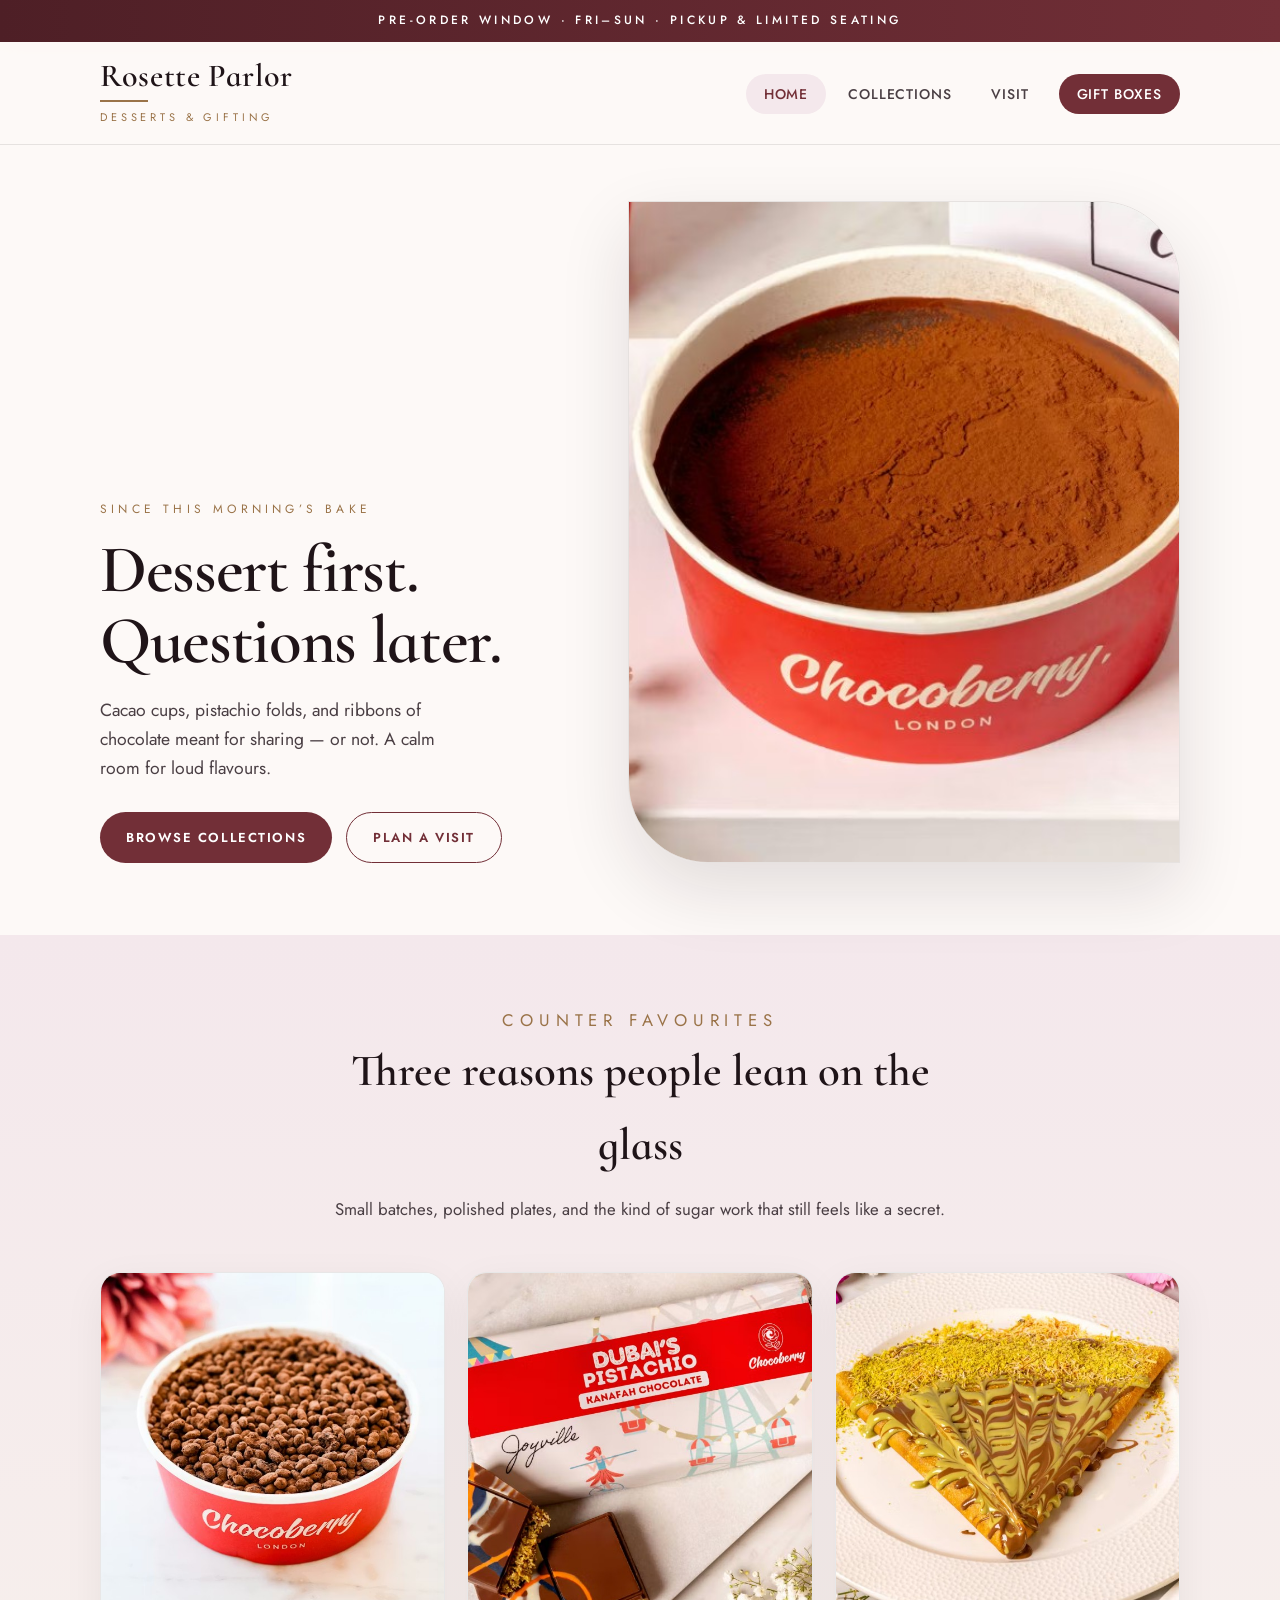
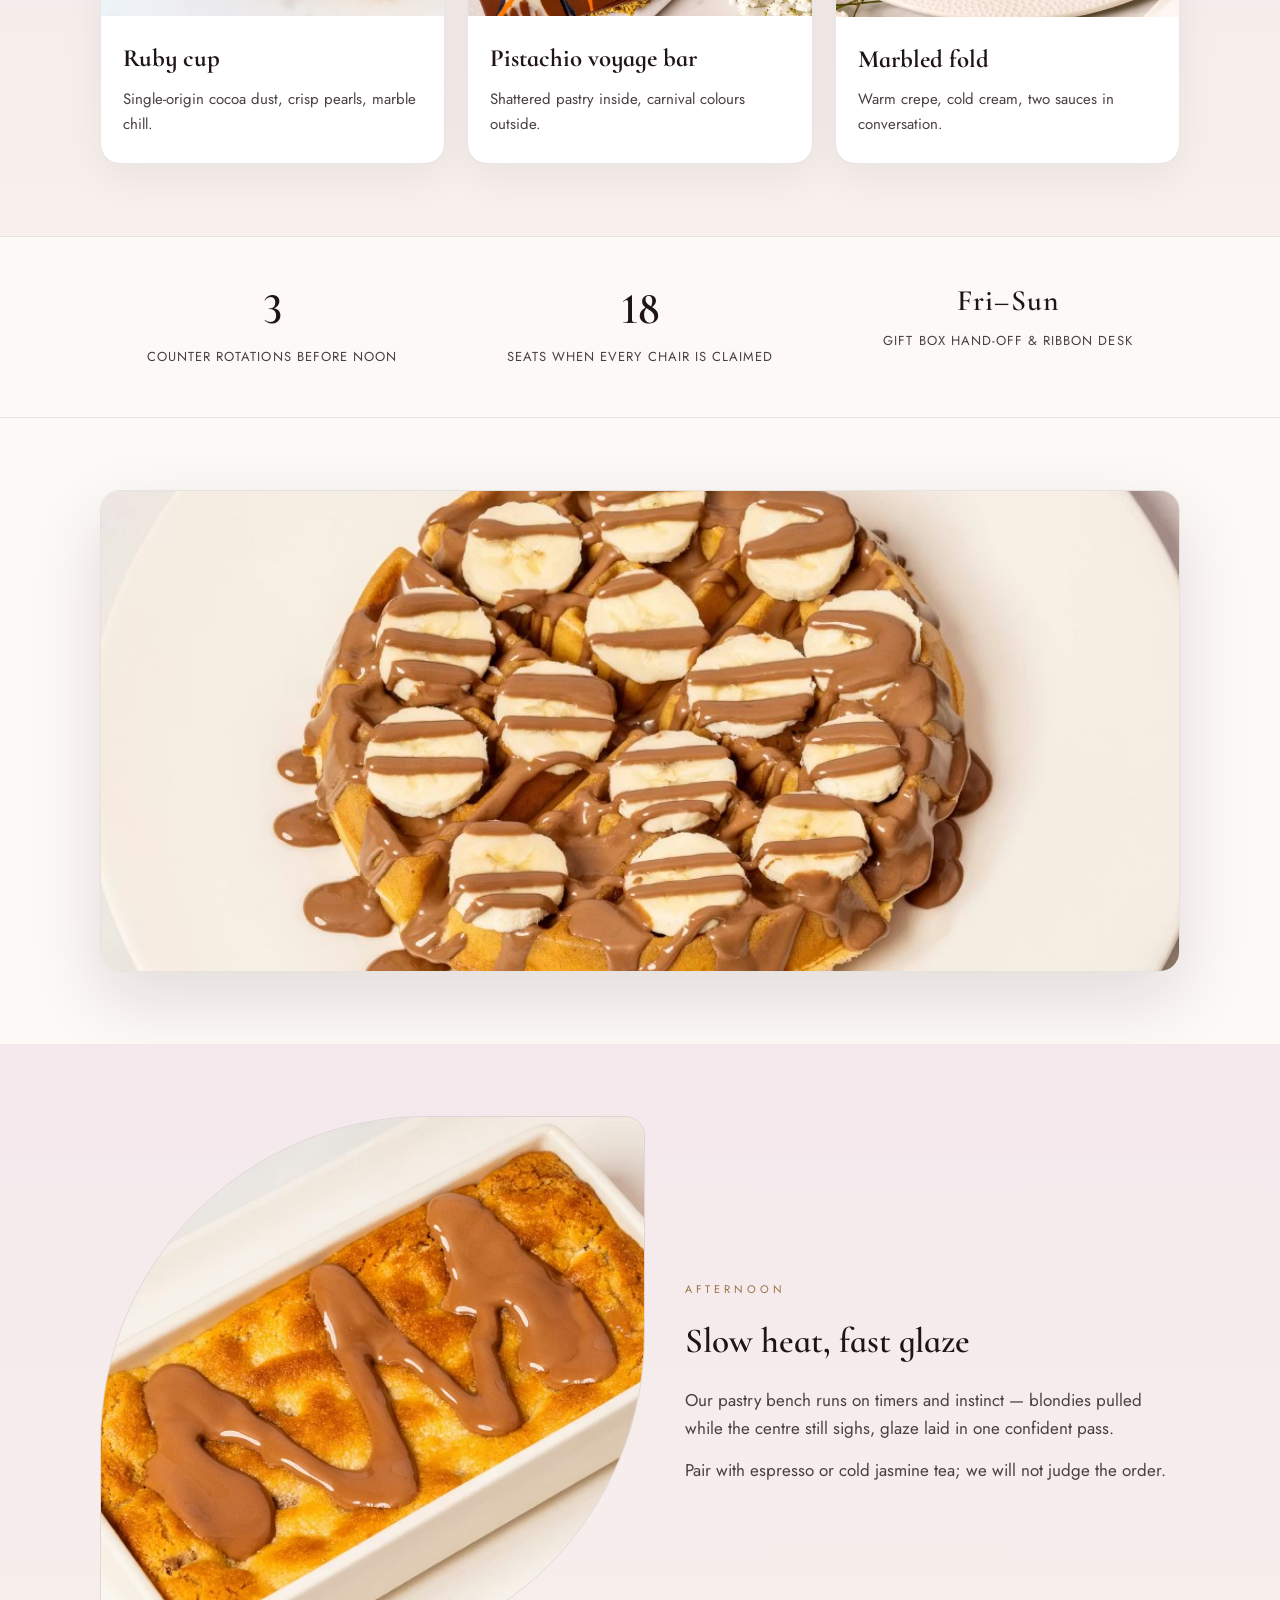
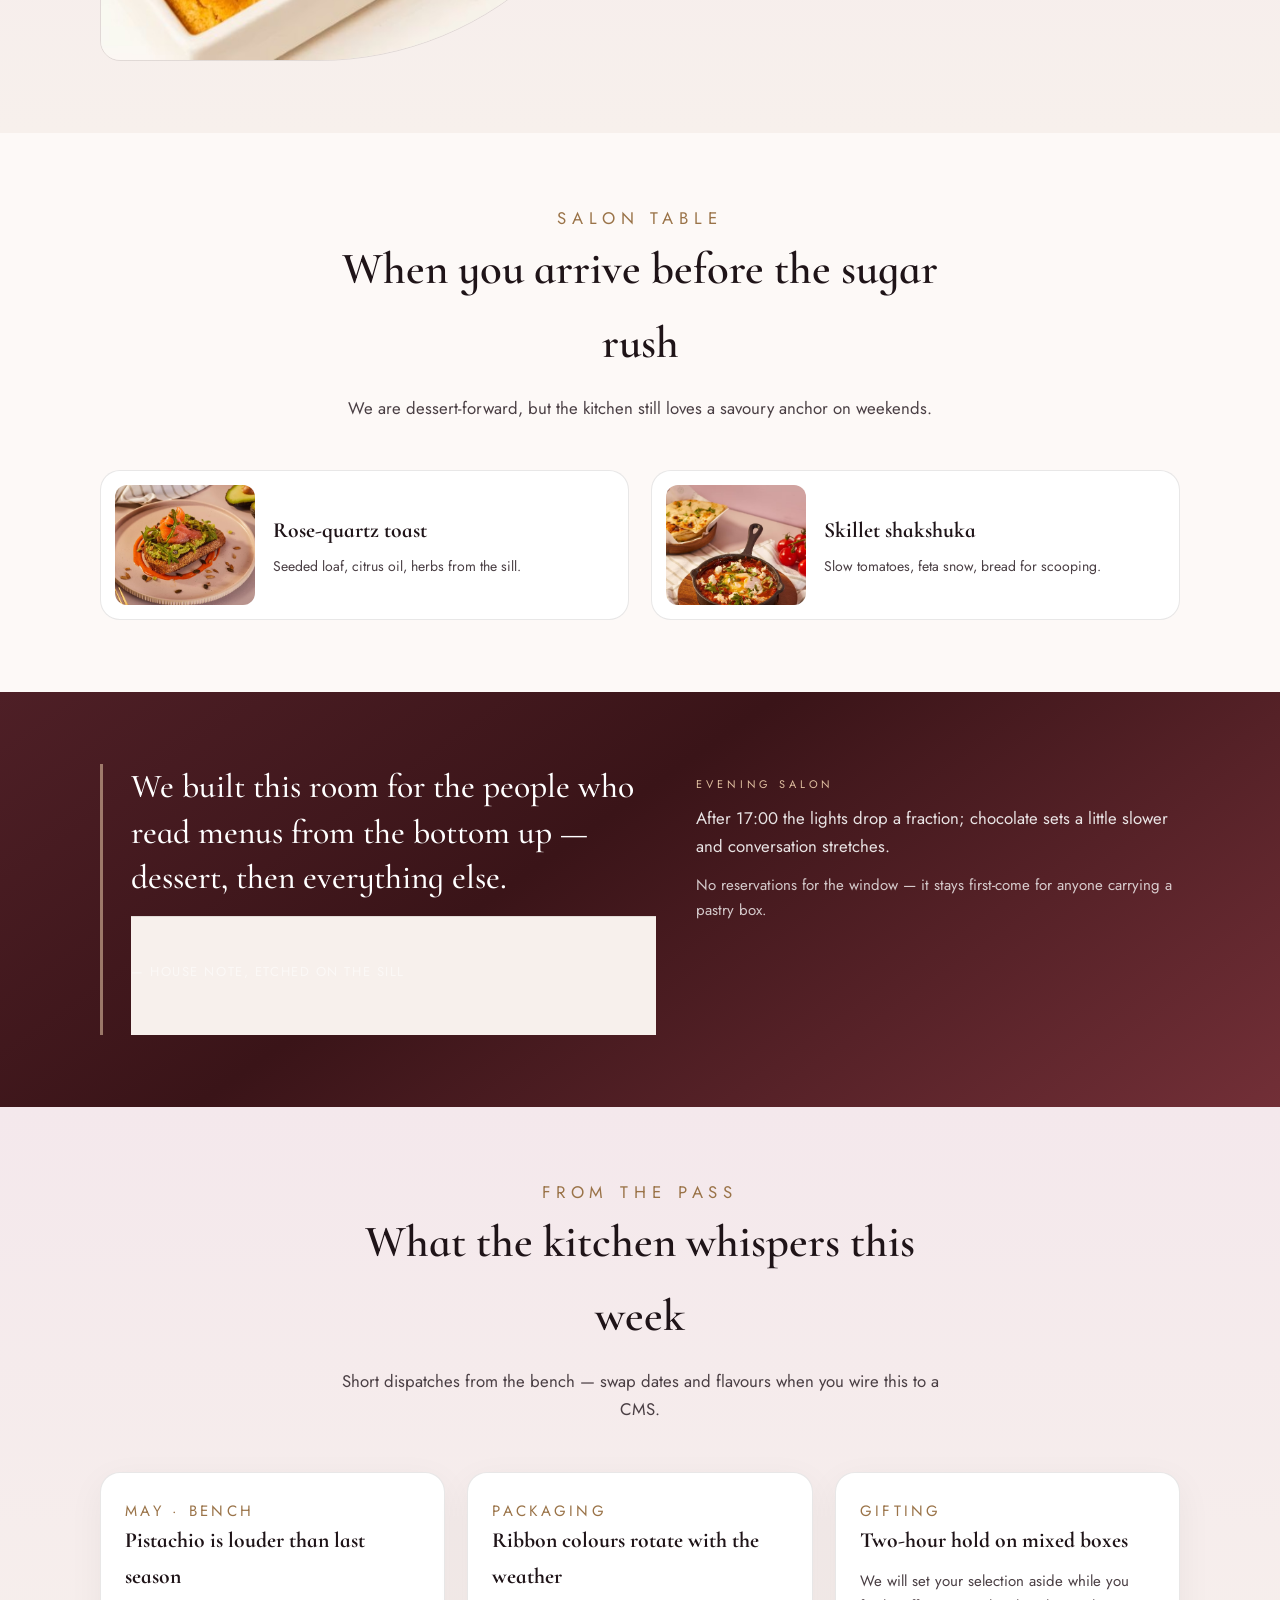
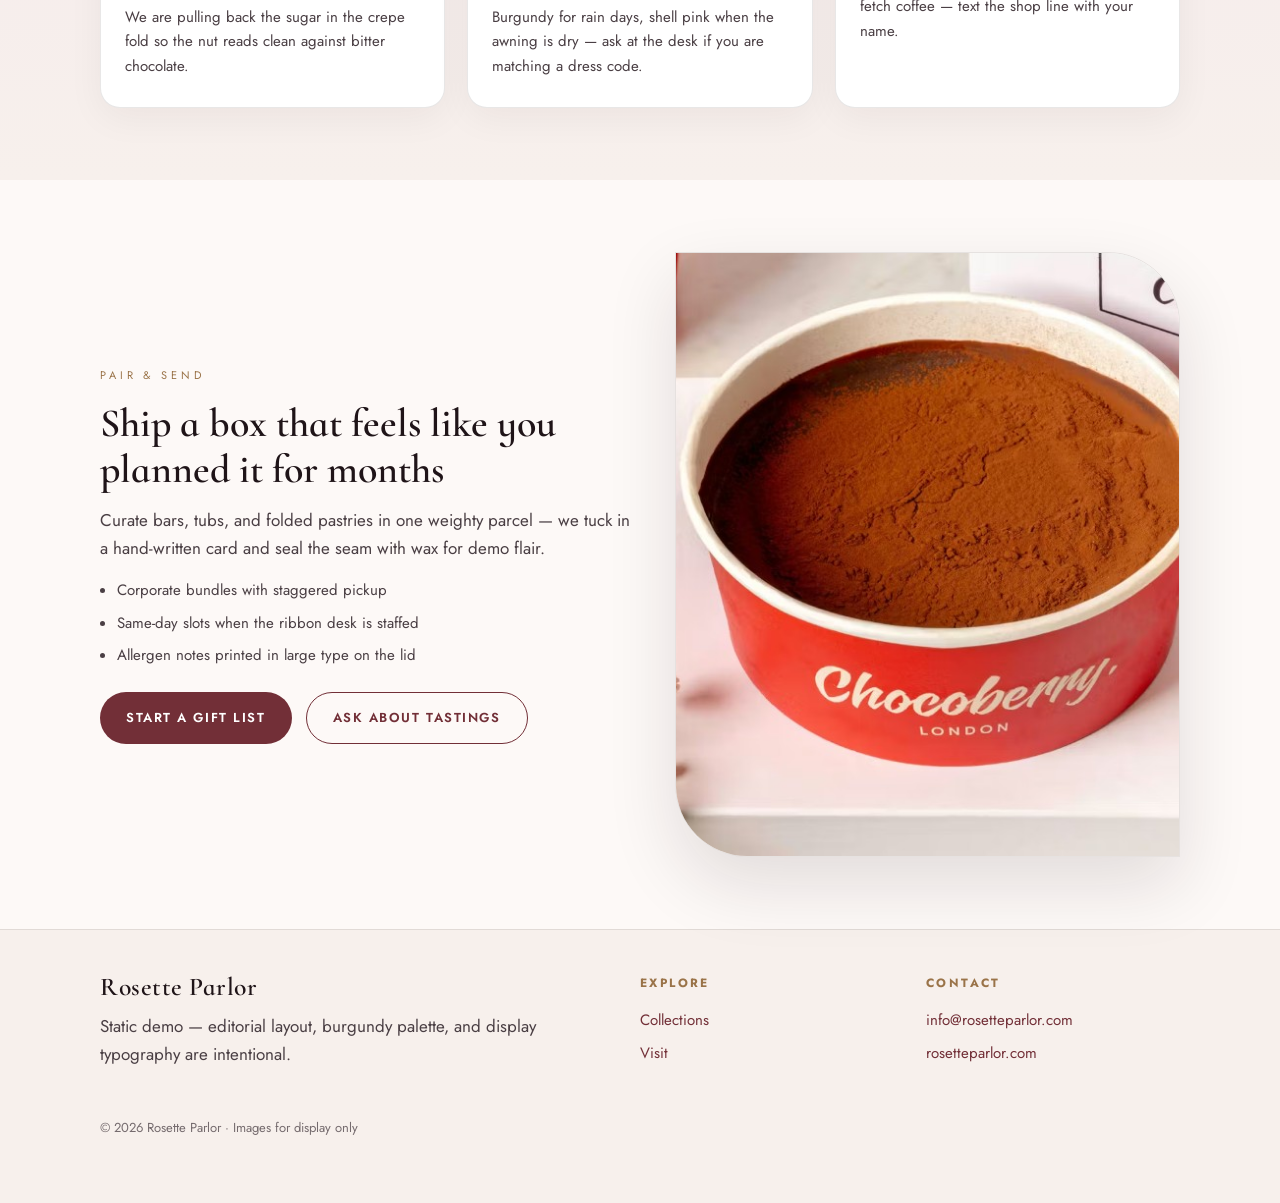
<file: index.html>
<!DOCTYPE html>
<html lang="en">
<head>
    <meta charset="UTF-8">
    <meta name="viewport" content="width=device-width, initial-scale=1.0">
    <title>Rosette Parlor — Desserts &amp; gifting</title>
    <meta name="description" content="Rosette Parlor — editorial dessert boutique. Cacao, pastry, and marble-light rooms. rosetteparlor.com">
    <link rel="canonical" href="https://rosetteparlor.com/">
    <link rel="preconnect" href="https://fonts.googleapis.com">
    <link rel="preconnect" href="https://fonts.gstatic.com" crossorigin>
    <link href="https://fonts.googleapis.com/css2?family=Cormorant+Infant:ital,wght@0,500;0,600;0,700;1,500&family=Jost:wght@400;500;600;700&display=swap" rel="stylesheet">
    <link rel="stylesheet" href="css/styles.css">
</head>
<body>
    <div class="mast-band">Pre-order window · Fri–Sun · Pickup &amp; limited seating</div>
    <header class="site-head">
        <div class="wrap head-row">
            <a href="index.html" class="brand" aria-label="Rosette Parlor home">
                <span class="brand-name">Rosette Parlor</span>
                <span class="brand-line" aria-hidden="true"></span>
                <span class="brand-sub">Desserts &amp; gifting</span>
            </a>
            <button type="button" class="nav-toggle" aria-expanded="false" aria-label="Open menu">☰</button>
            <ul class="nav-links">
                <li><a href="index.html" aria-current="page">Home</a></li>
                <li><a href="collections.html">Collections</a></li>
                <li><a href="visit.html">Visit</a></li>
                <li><a href="collections.html#gift" class="nav-cta">Gift boxes</a></li>
            </ul>
        </div>
    </header>

    <main>
        <section class="hero">
            <div class="wrap hero-grid">
                <div>
                    <p class="hero-kicker">Since this morning’s bake</p>
                    <h1>Dessert first.<br>Questions later.</h1>
                    <p class="hero-lead">Cacao cups, pistachio folds, and ribbons of chocolate meant for sharing — or not. A calm room for loud flavours.</p>
                    <div class="hero-actions">
                        <a class="btn btn-fill" href="collections.html">Browse collections</a>
                        <a class="btn btn-line" href="visit.html">Plan a visit</a>
                    </div>
                </div>
                <figure class="hero-figure">
                    <img src="images/rosette-04.png" width="900" height="1080" alt="Cocoa-dusted dessert in a red gift tub with flowers on marble" loading="eager">
                </figure>
            </div>
        </section>

        <section class="section section--blush">
            <div class="wrap">
                <div class="section-head">
                    <p class="section-label">Counter favourites</p>
                    <h2>Three reasons people lean on the glass</h2>
                    <p>Small batches, polished plates, and the kind of sugar work that still feels like a secret.</p>
                </div>
                <div class="picks">
                    <article class="pick">
                        <img src="images/rosette-02.png" width="600" height="600" alt="Red dessert cup with cocoa-dusted treats on marble" loading="lazy">
                        <div class="pick-body">
                            <h3>Ruby cup</h3>
                            <p>Single-origin cocoa dust, crisp pearls, marble chill.</p>
                        </div>
                    </article>
                    <article class="pick">
                        <img src="images/rosette-05.png" width="600" height="600" alt="Artisan chocolate bar with illustrated wrapper and pistachio filling" loading="lazy">
                        <div class="pick-body">
                            <h3>Pistachio voyage bar</h3>
                            <p>Shattered pastry inside, carnival colours outside.</p>
                        </div>
                    </article>
                    <article class="pick">
                        <img src="images/rosette-06.png" width="600" height="600" alt="Folded crepe with pistachio and chocolate drizzle on marble" loading="lazy">
                        <div class="pick-body">
                            <h3>Marbled fold</h3>
                            <p>Warm crepe, cold cream, two sauces in conversation.</p>
                        </div>
                    </article>
                </div>
            </div>
        </section>

        <section class="section rp-stat-strip" aria-label="At a glance">
            <div class="wrap rp-stat-row">
                <div class="rp-stat">
                    <span class="rp-stat-value">3</span>
                    <span class="rp-stat-label">Counter rotations before noon</span>
                </div>
                <div class="rp-stat">
                    <span class="rp-stat-value">18</span>
                    <span class="rp-stat-label">Seats when every chair is claimed</span>
                </div>
                <div class="rp-stat rp-stat--long">
                    <span class="rp-stat-value">Fri–Sun</span>
                    <span class="rp-stat-label">Gift box hand-off &amp; ribbon desk</span>
                </div>
            </div>
        </section>

        <section class="section">
            <div class="wrap">
                <figure class="wide-dessert">
                    <img src="images/rosette-08.png" width="1200" height="480" alt="Belgian waffle with banana slices and chocolate sauce on a white plate" loading="lazy">
                </figure>
            </div>
        </section>

        <section class="section section--blush">
            <div class="wrap split">
                <figure class="split-figure">
                    <img src="images/rosette-07.png" width="700" height="700" alt="Blondie bar with zigzag chocolate drizzle in a white dish" loading="lazy">
                </figure>
                <div class="split-copy">
                    <p class="section-label">Afternoon</p>
                    <h2>Slow heat, fast glaze</h2>
                    <p>Our pastry bench runs on timers and instinct — blondies pulled while the centre still sighs, glaze laid in one confident pass.</p>
                    <p>Pair with espresso or cold jasmine tea; we will not judge the order.</p>
                </div>
            </div>
        </section>

        <section class="section">
            <div class="wrap">
                <div class="section-head">
                    <p class="section-label">Salon table</p>
                    <h2>When you arrive before the sugar rush</h2>
                    <p>We are dessert-forward, but the kitchen still loves a savoury anchor on weekends.</p>
                </div>
                <div class="savory-pair">
                    <article class="savory-card">
                        <img src="images/rosette-01.png" width="280" height="200" alt="Smoked salmon and avocado toast on a pink plate" loading="lazy">
                        <div>
                            <h3>Rose-quartz toast</h3>
                            <p>Seeded loaf, citrus oil, herbs from the sill.</p>
                        </div>
                    </article>
                    <article class="savory-card">
                        <img src="images/rosette-03.png" width="280" height="200" alt="Shakshuka in a cast iron skillet with flatbread and cherry tomatoes" loading="lazy">
                        <div>
                            <h3>Skillet shakshuka</h3>
                            <p>Slow tomatoes, feta snow, bread for scooping.</p>
                        </div>
                    </article>
                </div>
            </div>
        </section>

        <section class="section section--tone">
            <div class="wrap rp-tone">
                <blockquote class="rp-quote">
                    <p>We built this room for the people who read menus from the bottom up — dessert, then everything else.</p>
                    <footer>— House note, etched on the sill</footer>
                </blockquote>
                <div class="rp-tone-aside">
                    <p class="section-label">Evening salon</p>
                    <p class="rp-tone-lead">After 17:00 the lights drop a fraction; chocolate sets a little slower and conversation stretches.</p>
                    <p>No reservations for the window — it stays first-come for anyone carrying a pastry box.</p>
                </div>
            </div>
        </section>

        <section class="section section--blush">
            <div class="wrap">
                <div class="section-head">
                    <p class="section-label">From the pass</p>
                    <h2>What the kitchen whispers this week</h2>
                    <p>Short dispatches from the bench — swap dates and flavours when you wire this to a CMS.</p>
                </div>
                <div class="rp-pass-grid">
                    <article class="rp-pass-card">
                        <p class="rp-pass-meta">May · Bench</p>
                        <h3>Pistachio is louder than last season</h3>
                        <p>We are pulling back the sugar in the crepe fold so the nut reads clean against bitter chocolate.</p>
                    </article>
                    <article class="rp-pass-card">
                        <p class="rp-pass-meta">Packaging</p>
                        <h3>Ribbon colours rotate with the weather</h3>
                        <p>Burgundy for rain days, shell pink when the awning is dry — ask at the desk if you are matching a dress code.</p>
                    </article>
                    <article class="rp-pass-card">
                        <p class="rp-pass-meta">Gifting</p>
                        <h3>Two-hour hold on mixed boxes</h3>
                        <p>We will set your selection aside while you fetch coffee — text the shop line with your name.</p>
                    </article>
                </div>
            </div>
        </section>

        <section class="section">
            <div class="wrap rp-send-panel">
                <div class="rp-send-copy">
                    <p class="section-label">Pair &amp; send</p>
                    <h2>Ship a box that feels like you planned it for months</h2>
                    <p>Curate bars, tubs, and folded pastries in one weighty parcel — we tuck in a hand-written card and seal the seam with wax for demo flair.</p>
                    <ul class="rp-send-list">
                        <li>Corporate bundles with staggered pickup</li>
                        <li>Same-day slots when the ribbon desk is staffed</li>
                        <li>Allergen notes printed in large type on the lid</li>
                    </ul>
                    <div class="hero-actions">
                        <a class="btn btn-fill" href="collections.html#gift">Start a gift list</a>
                        <a class="btn btn-line" href="visit.html">Ask about tastings</a>
                    </div>
                </div>
                <figure class="rp-send-figure">
                    <img src="images/rosette-04.png" width="640" height="768" alt="Cocoa-dusted dessert in a red gift tub" loading="lazy">
                </figure>
            </div>
        </section>
    </main>

    <footer>
        <div class="wrap foot-grid">
            <div>
                <div class="brand-name" style="font-size:1.6rem;">Rosette Parlor</div>
                <p style="margin-top:12px;">Static demo — editorial layout, burgundy palette, and display typography are intentional.</p>
            </div>
            <div>
                <h4>Explore</h4>
                <ul>
                    <li><a href="collections.html">Collections</a></li>
                    <li><a href="visit.html">Visit</a></li>
                </ul>
            </div>
            <div>
                <h4>Contact</h4>
                <ul>
                    <li><a href="mailto:info@rosetteparlor.com">info@rosetteparlor.com</a></li>
                    <li><a href="https://rosetteparlor.com">rosetteparlor.com</a></li>
                </ul>
            </div>
        </div>
        <p class="foot-note wrap">© 2026 Rosette Parlor · Images for display only</p>
    </footer>
    <script src="js/main.js"></script>
</body>
</html>
</file>
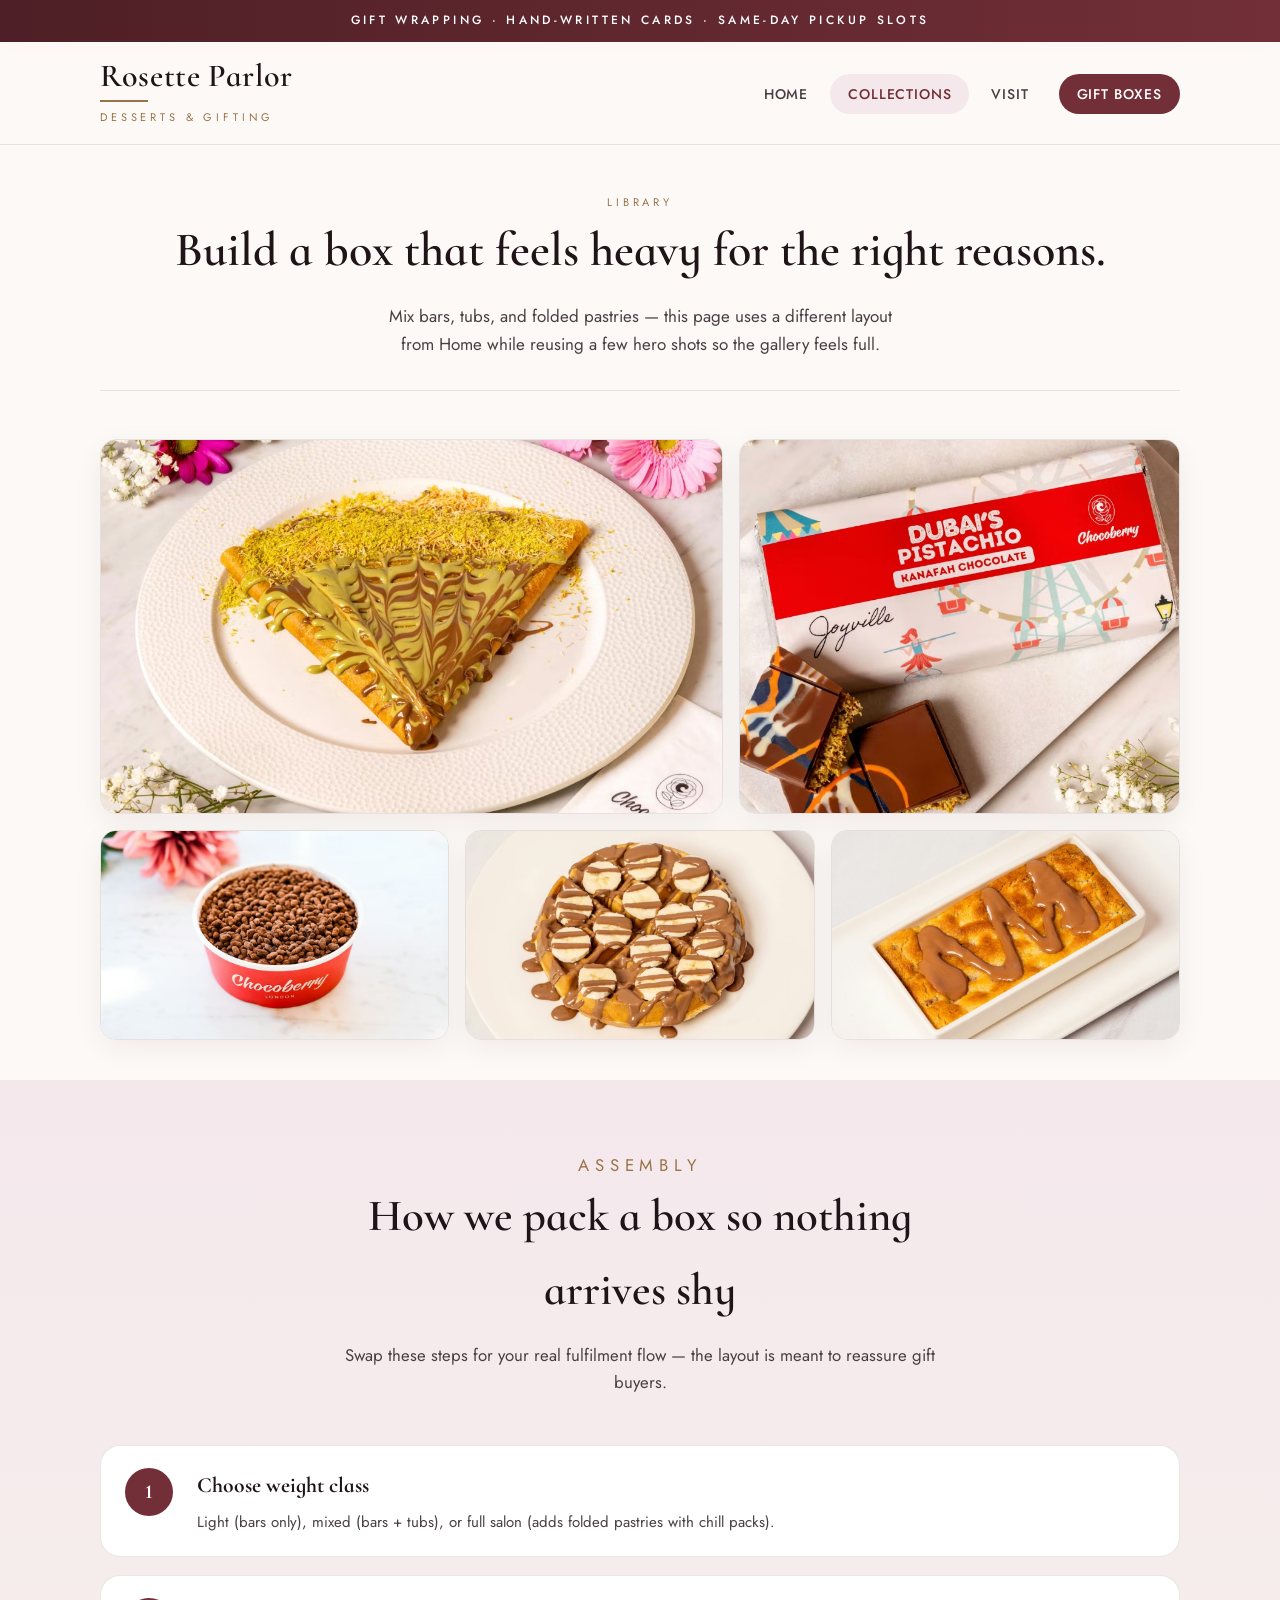
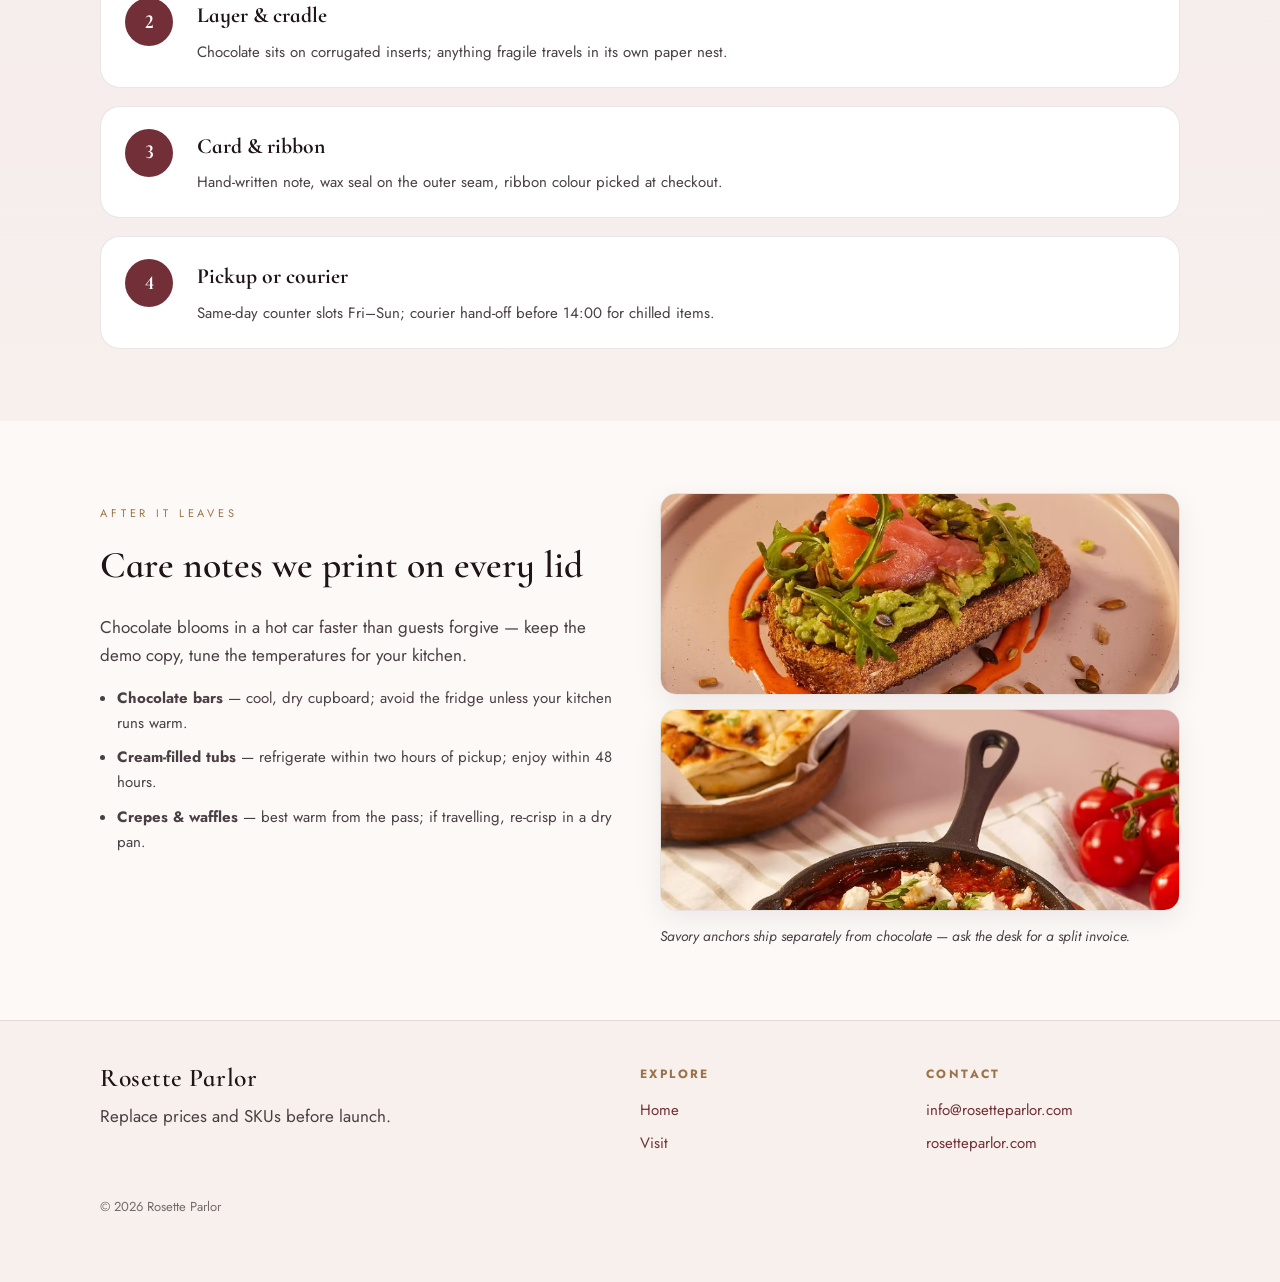
<file: collections.html>
<!DOCTYPE html>
<html lang="en">
<head>
    <meta charset="UTF-8">
    <meta name="viewport" content="width=device-width, initial-scale=1.0">
    <title>Collections — Rosette Parlor</title>
    <link rel="canonical" href="https://rosetteparlor.com/collections.html">
    <link rel="preconnect" href="https://fonts.googleapis.com">
    <link rel="preconnect" href="https://fonts.gstatic.com" crossorigin>
    <link href="https://fonts.googleapis.com/css2?family=Cormorant+Infant:ital,wght@0,500;0,600;0,700;1,500&family=Jost:wght@400;500;600;700&display=swap" rel="stylesheet">
    <link rel="stylesheet" href="css/styles.css">
</head>
<body>
    <div class="mast-band">Gift wrapping · Hand-written cards · Same-day pickup slots</div>
    <header class="site-head">
        <div class="wrap head-row">
            <a href="index.html" class="brand" aria-label="Rosette Parlor home">
                <span class="brand-name">Rosette Parlor</span>
                <span class="brand-line" aria-hidden="true"></span>
                <span class="brand-sub">Desserts &amp; gifting</span>
            </a>
            <button type="button" class="nav-toggle" aria-expanded="false" aria-label="Open menu">☰</button>
            <ul class="nav-links">
                <li><a href="index.html">Home</a></li>
                <li><a href="collections.html" aria-current="page">Collections</a></li>
                <li><a href="visit.html">Visit</a></li>
                <li><a href="collections.html#gift" class="nav-cta">Gift boxes</a></li>
            </ul>
        </div>
    </header>

    <main>
        <div class="wrap page-hero" id="gift">
            <p class="section-label">Library</p>
            <h1>Build a box that feels heavy for the right reasons.</h1>
            <p>Mix bars, tubs, and folded pastries — this page uses a different layout from Home while reusing a few hero shots so the gallery feels full.</p>
        </div>

        <div class="wrap collage">
            <figure class="c-span-7">
                <img src="images/rosette-06.png" width="800" height="520" alt="Folded crepe with pistachio and chocolate drizzle" loading="lazy">
            </figure>
            <figure class="c-span-5">
                <img src="images/rosette-05.png" width="600" height="520" alt="Pistachio chocolate bar with illustrated wrapper" loading="lazy">
            </figure>
            <figure class="c-span-4">
                <img src="images/rosette-02.png" width="500" height="400" alt="Red dessert cup on marble" loading="lazy">
            </figure>
            <figure class="c-span-4">
                <img src="images/rosette-08.png" width="500" height="400" alt="Waffle with banana and chocolate sauce" loading="lazy">
            </figure>
            <figure class="c-span-4">
                <img src="images/rosette-07.png" width="500" height="400" alt="Blondie with chocolate drizzle" loading="lazy">
            </figure>
        </div>

        <section class="section section--blush">
            <div class="wrap">
                <div class="section-head">
                    <p class="section-label">Assembly</p>
                    <h2>How we pack a box so nothing arrives shy</h2>
                    <p>Swap these steps for your real fulfilment flow — the layout is meant to reassure gift buyers.</p>
                </div>
                <ol class="rp-build-steps">
                    <li>
                        <span class="rp-build-num">1</span>
                        <div>
                            <h3>Choose weight class</h3>
                            <p>Light (bars only), mixed (bars + tubs), or full salon (adds folded pastries with chill packs).</p>
                        </div>
                    </li>
                    <li>
                        <span class="rp-build-num">2</span>
                        <div>
                            <h3>Layer &amp; cradle</h3>
                            <p>Chocolate sits on corrugated inserts; anything fragile travels in its own paper nest.</p>
                        </div>
                    </li>
                    <li>
                        <span class="rp-build-num">3</span>
                        <div>
                            <h3>Card &amp; ribbon</h3>
                            <p>Hand-written note, wax seal on the outer seam, ribbon colour picked at checkout.</p>
                        </div>
                    </li>
                    <li>
                        <span class="rp-build-num">4</span>
                        <div>
                            <h3>Pickup or courier</h3>
                            <p>Same-day counter slots Fri–Sun; courier hand-off before 14:00 for chilled items.</p>
                        </div>
                    </li>
                </ol>
            </div>
        </section>

        <section class="section">
            <div class="wrap rp-care-split">
                <div>
                    <p class="section-label">After it leaves</p>
                    <h2 class="rp-care-title">Care notes we print on every lid</h2>
                    <p>Chocolate blooms in a hot car faster than guests forgive — keep the demo copy, tune the temperatures for your kitchen.</p>
                    <ul class="rp-care-list">
                        <li><strong>Chocolate bars</strong> — cool, dry cupboard; avoid the fridge unless your kitchen runs warm.</li>
                        <li><strong>Cream-filled tubs</strong> — refrigerate within two hours of pickup; enjoy within 48 hours.</li>
                        <li><strong>Crepes &amp; waffles</strong> — best warm from the pass; if travelling, re-crisp in a dry pan.</li>
                    </ul>
                </div>
                <div class="rp-dual-strip">
                    <figure>
                        <img src="images/rosette-01.png" width="520" height="360" alt="Smoked salmon and avocado toast on a pink plate" loading="lazy">
                    </figure>
                    <figure>
                        <img src="images/rosette-03.png" width="520" height="360" alt="Shakshuka in a cast iron skillet" loading="lazy">
                    </figure>
                    <p class="rp-dual-caption">Savory anchors ship separately from chocolate — ask the desk for a split invoice.</p>
                </div>
            </div>
        </section>
    </main>

    <footer>
        <div class="wrap foot-grid">
            <div>
                <div class="brand-name" style="font-size:1.6rem;">Rosette Parlor</div>
                <p style="margin-top:12px;">Replace prices and SKUs before launch.</p>
            </div>
            <div>
                <h4>Explore</h4>
                <ul>
                    <li><a href="index.html">Home</a></li>
                    <li><a href="visit.html">Visit</a></li>
                </ul>
            </div>
            <div>
                <h4>Contact</h4>
                <ul>
                    <li><a href="mailto:info@rosetteparlor.com">info@rosetteparlor.com</a></li>
                    <li><a href="https://rosetteparlor.com">rosetteparlor.com</a></li>
                </ul>
            </div>
        </div>
        <p class="foot-note wrap">© 2026 Rosette Parlor</p>
    </footer>
    <script src="js/main.js"></script>
</body>
</html>
</file>
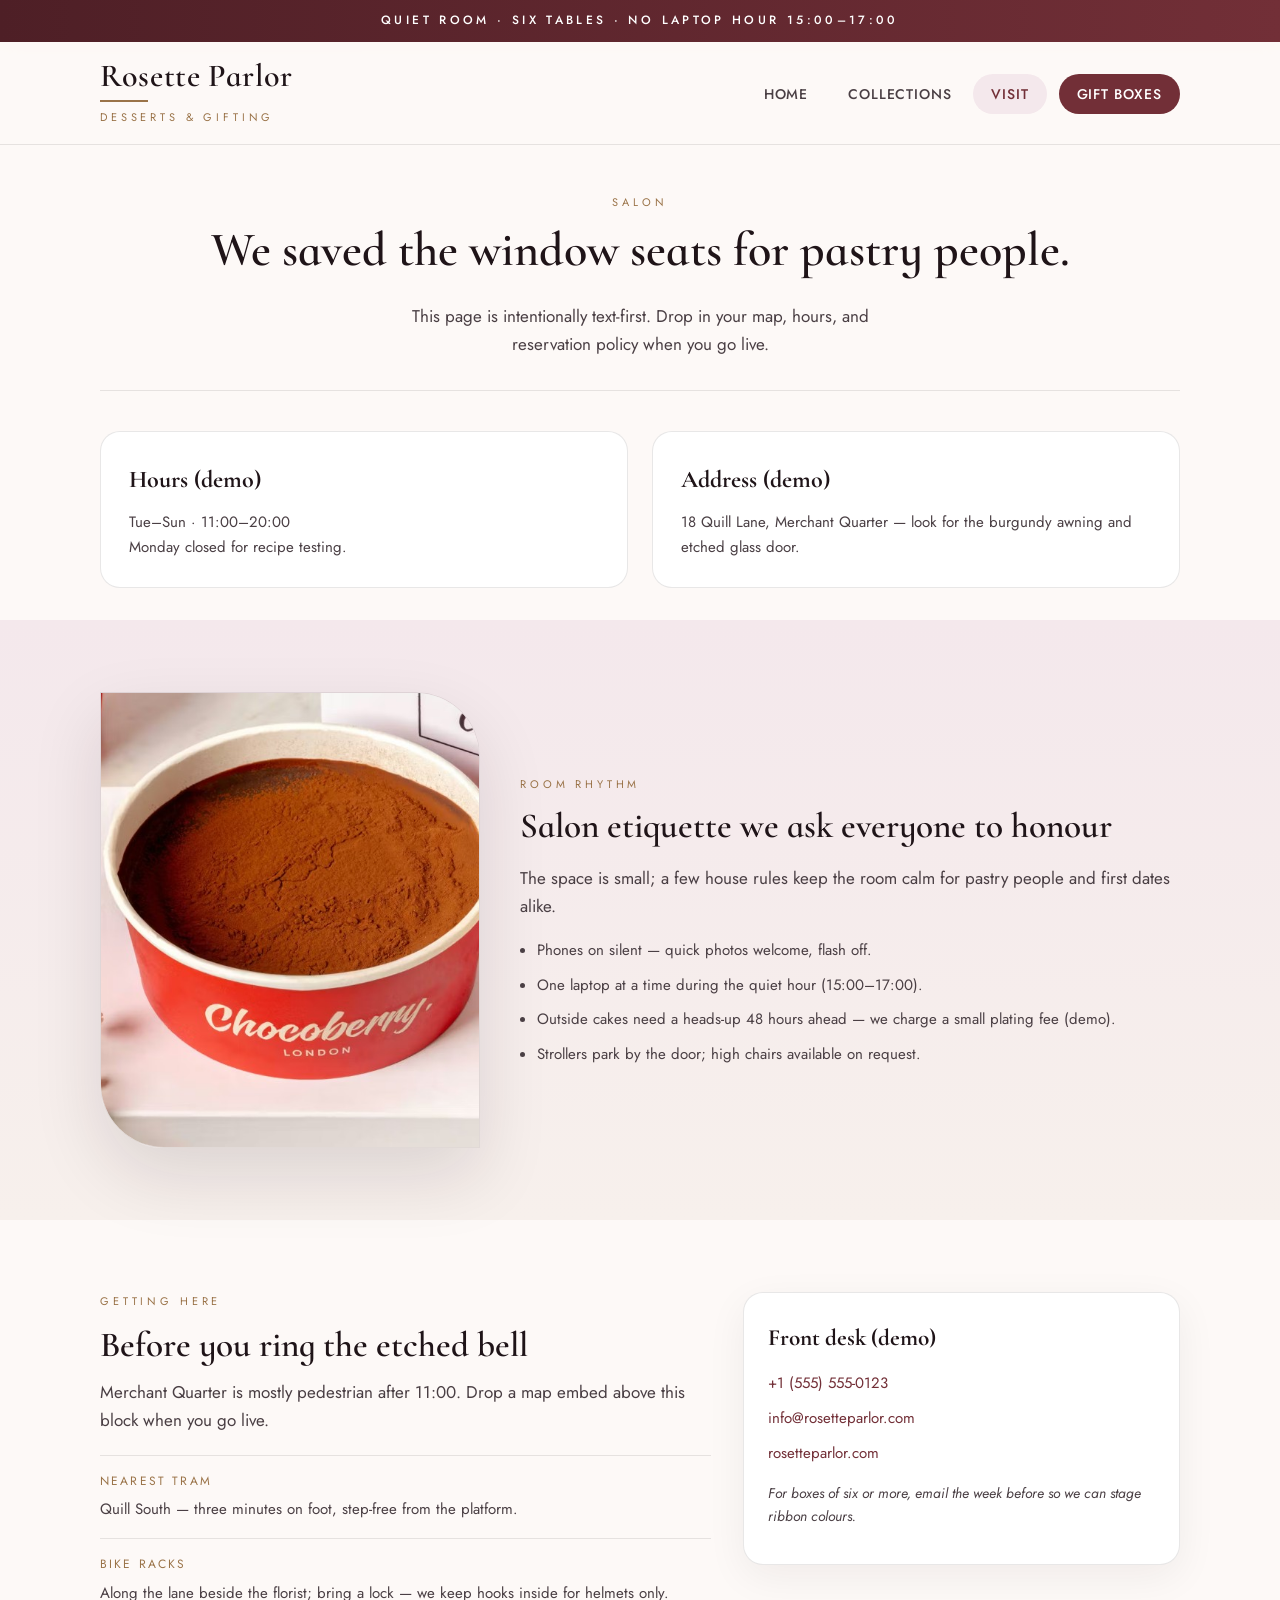
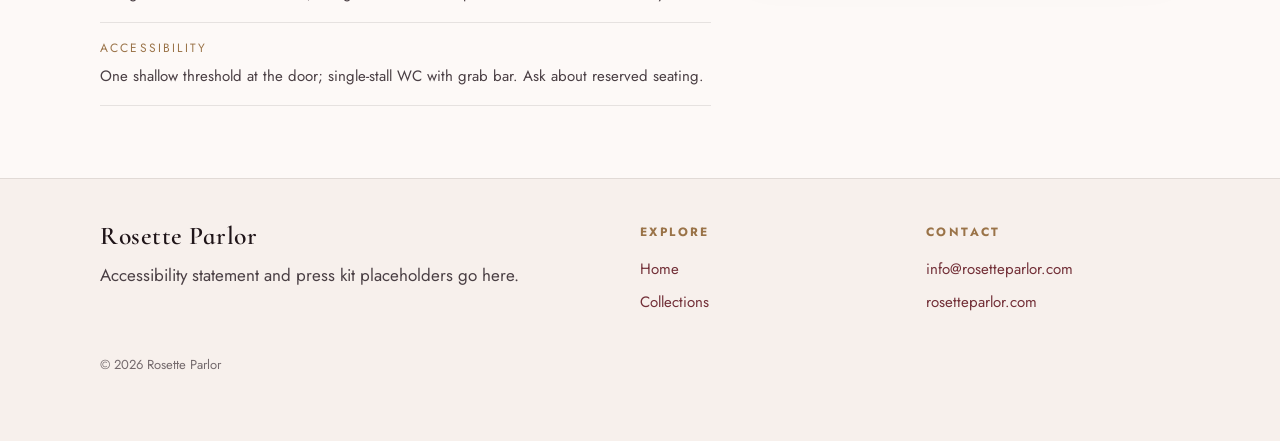
<file: visit.html>
<!DOCTYPE html>
<html lang="en">
<head>
    <meta charset="UTF-8">
    <meta name="viewport" content="width=device-width, initial-scale=1.0">
    <title>Visit — Rosette Parlor</title>
    <link rel="canonical" href="https://rosetteparlor.com/visit.html">
    <link rel="preconnect" href="https://fonts.googleapis.com">
    <link rel="preconnect" href="https://fonts.gstatic.com" crossorigin>
    <link href="https://fonts.googleapis.com/css2?family=Cormorant+Infant:ital,wght@0,500;0,600;0,700;1,500&family=Jost:wght@400;500;600;700&display=swap" rel="stylesheet">
    <link rel="stylesheet" href="css/styles.css">
</head>
<body>
    <div class="mast-band">Quiet room · Six tables · No laptop hour 15:00–17:00</div>
    <header class="site-head">
        <div class="wrap head-row">
            <a href="index.html" class="brand" aria-label="Rosette Parlor home">
                <span class="brand-name">Rosette Parlor</span>
                <span class="brand-line" aria-hidden="true"></span>
                <span class="brand-sub">Desserts &amp; gifting</span>
            </a>
            <button type="button" class="nav-toggle" aria-expanded="false" aria-label="Open menu">☰</button>
            <ul class="nav-links">
                <li><a href="index.html">Home</a></li>
                <li><a href="collections.html">Collections</a></li>
                <li><a href="visit.html" aria-current="page">Visit</a></li>
                <li><a href="collections.html#gift" class="nav-cta">Gift boxes</a></li>
            </ul>
        </div>
    </header>

    <main>
        <div class="wrap page-hero">
            <p class="section-label">Salon</p>
            <h1>We saved the window seats for pastry people.</h1>
            <p>This page is intentionally text-first. Drop in your map, hours, and reservation policy when you go live.</p>
        </div>

        <div class="wrap visit-cards">
            <div class="visit-card">
                <h3>Hours (demo)</h3>
                <p>Tue–Sun · 11:00–20:00<br>Monday closed for recipe testing.</p>
            </div>
            <div class="visit-card">
                <h3>Address (demo)</h3>
                <p>18 Quill Lane, Merchant Quarter — look for the burgundy awning and etched glass door.</p>
            </div>
        </div>

        <section class="section section--blush">
            <div class="wrap rp-visit-split">
                <figure class="rp-visit-figure">
                    <img src="images/rosette-04.png" width="560" height="672" alt="Cocoa-dusted dessert in a red gift tub on marble" loading="lazy">
                </figure>
                <div>
                    <p class="section-label">Room rhythm</p>
                    <h2 class="rp-visit-heading">Salon etiquette we ask everyone to honour</h2>
                    <p>The space is small; a few house rules keep the room calm for pastry people and first dates alike.</p>
                    <ul class="rp-etiquette">
                        <li>Phones on silent — quick photos welcome, flash off.</li>
                        <li>One laptop at a time during the quiet hour (15:00–17:00).</li>
                        <li>Outside cakes need a heads-up 48 hours ahead — we charge a small plating fee (demo).</li>
                        <li>Strollers park by the door; high chairs available on request.</li>
                    </ul>
                </div>
            </div>
        </section>

        <section class="section">
            <div class="wrap rp-arrive">
                <div class="rp-arrive-block">
                    <p class="section-label">Getting here</p>
                    <h2 class="rp-visit-heading">Before you ring the etched bell</h2>
                    <p>Merchant Quarter is mostly pedestrian after 11:00. Drop a map embed above this block when you go live.</p>
                    <dl class="rp-arrive-dl">
                        <div>
                            <dt>Nearest tram</dt>
                            <dd>Quill South — three minutes on foot, step-free from the platform.</dd>
                        </div>
                        <div>
                            <dt>Bike racks</dt>
                            <dd>Along the lane beside the florist; bring a lock — we keep hooks inside for helmets only.</dd>
                        </div>
                        <div>
                            <dt>Accessibility</dt>
                            <dd>One shallow threshold at the door; single-stall WC with grab bar. Ask about reserved seating.</dd>
                        </div>
                    </dl>
                </div>
                <aside class="rp-arrive-aside" aria-label="Contact">
                    <h3>Front desk (demo)</h3>
                    <p><a href="tel:+15555550123">+1 (555) 555-0123</a></p>
                    <p><a href="mailto:info@rosetteparlor.com">info@rosetteparlor.com</a></p>
                    <p><a href="https://rosetteparlor.com">rosetteparlor.com</a></p>
                    <p class="rp-arrive-note">For boxes of six or more, email the week before so we can stage ribbon colours.</p>
                </aside>
            </div>
        </section>
    </main>

    <footer>
        <div class="wrap foot-grid">
            <div>
                <div class="brand-name" style="font-size:1.6rem;">Rosette Parlor</div>
                <p style="margin-top:12px;">Accessibility statement and press kit placeholders go here.</p>
            </div>
            <div>
                <h4>Explore</h4>
                <ul>
                    <li><a href="index.html">Home</a></li>
                    <li><a href="collections.html">Collections</a></li>
                </ul>
            </div>
            <div>
                <h4>Contact</h4>
                <ul>
                    <li><a href="mailto:info@rosetteparlor.com">info@rosetteparlor.com</a></li>
                    <li><a href="https://rosetteparlor.com">rosetteparlor.com</a></li>
                </ul>
            </div>
        </div>
        <p class="foot-note wrap">© 2026 Rosette Parlor</p>
    </footer>
    <script src="js/main.js"></script>
</body>
</html>
</file>
<file: css/styles.css>
/* Rosette Parlor — sixth demo site (editorial dessert boutique) */
:root {
  --paper: #fdf9f7;
  --paper-2: #f7f0ec;
  --blush: #f4e8ec;
  --ink: #1f1418;
  --ink-soft: #4a3f44;
  --wine: #722f37;
  --wine-deep: #4e1f26;
  --gold: #9a7348;
  --line: rgba(31, 20, 24, 0.1);
  --shadow: 0 28px 70px rgba(31, 20, 24, 0.12);
  --font-display: "Cormorant Infant", Georgia, serif;
  --font-ui: "Jost", system-ui, sans-serif;
  --radius: 20px;
}

*,
*::before,
*::after {
  box-sizing: border-box;
}

html {
  scroll-behavior: smooth;
  -webkit-text-size-adjust: 100%;
  text-size-adjust: 100%;
}

body {
  margin: 0;
  font-family: var(--font-ui);
  font-size: 17px;
  line-height: 1.65;
  color: var(--ink-soft);
  background: var(--paper);
  overflow-x: hidden;
  padding-left: env(safe-area-inset-left, 0px);
  padding-right: env(safe-area-inset-right, 0px);
}

img {
  max-width: 100%;
  height: auto;
  display: block;
}

a {
  color: var(--wine);
  text-decoration: none;
}
a:hover {
  text-decoration: underline;
  text-underline-offset: 4px;
}

.wrap {
  width: min(1080px, calc(100% - 24px));
  margin-inline: auto;
}

/* Masthead band */
.mast-band {
  background: linear-gradient(90deg, var(--wine-deep), var(--wine));
  color: #fff;
  text-align: center;
  font-size: 12px;
  letter-spacing: 0.28em;
  text-transform: uppercase;
  padding: 11px max(16px, env(safe-area-inset-left)) 11px max(16px, env(safe-area-inset-right));
  font-weight: 500;
}

header.site-head {
  position: sticky;
  top: 0;
  z-index: 50;
  background: rgba(253, 249, 247, 0.92);
  backdrop-filter: blur(10px);
  border-bottom: 1px solid var(--line);
}

.head-row {
  display: flex;
  align-items: center;
  justify-content: space-between;
  gap: 24px;
  padding: 18px 0;
}

.brand {
  display: flex;
  flex-direction: column;
  gap: 0;
}
.brand-name {
  font-family: var(--font-display);
  font-weight: 600;
  font-size: 2rem;
  letter-spacing: 0.02em;
  color: var(--ink);
  line-height: 1;
}
.brand-line {
  height: 2px;
  width: 48px;
  background: var(--gold);
  margin-top: 8px;
}
.brand-sub {
  font-size: 11px;
  letter-spacing: 0.35em;
  text-transform: uppercase;
  color: var(--gold);
  margin-top: 6px;
}

.nav-toggle {
  display: none;
  border: 1px solid var(--line);
  background: var(--paper);
  padding: 8px 14px;
  border-radius: 8px;
  font-size: 18px;
  cursor: pointer;
  color: var(--ink);
}

.nav-links {
  display: flex;
  gap: 4px;
  list-style: none;
  margin: 0;
  padding: 0;
  align-items: center;
}
.nav-links a {
  padding: 10px 18px;
  font-size: 14px;
  font-weight: 500;
  letter-spacing: 0.06em;
  text-transform: uppercase;
  color: var(--ink-soft);
  text-decoration: none;
  border-radius: 999px;
}
.nav-links a:hover {
  background: var(--blush);
  color: var(--wine);
  text-decoration: none;
}
.nav-links a[aria-current="page"] {
  color: var(--wine);
  background: var(--blush);
}
.nav-links .nav-cta {
  background: var(--wine);
  color: #fff !important;
  margin-left: 8px;
}
.nav-links .nav-cta:hover {
  background: var(--wine-deep);
  color: #fff !important;
}

@media (max-width: 820px) {
  .nav-toggle {
    display: block;
  }
  .nav-links {
    display: none;
    position: absolute;
    right: 5vw;
    top: 100%;
    flex-direction: column;
    background: #fff;
    border: 1px solid var(--line);
    border-radius: var(--radius);
    padding: 12px;
    min-width: 200px;
    box-shadow: var(--shadow);
  }
  .nav-links.is-open {
    display: flex;
  }
}

/* Hero — editorial asymmetry */
.hero {
  padding: 56px 0 72px;
}
.hero-grid {
  display: grid;
  grid-template-columns: 1fr 1.15fr;
  gap: 48px;
  align-items: end;
}
@media (max-width: 900px) {
  .hero-grid {
    grid-template-columns: 1fr;
    align-items: start;
  }
}

.hero-kicker {
  font-size: 12px;
  letter-spacing: 0.35em;
  text-transform: uppercase;
  color: var(--gold);
  margin-bottom: 16px;
}
.hero h1 {
  font-family: var(--font-display);
  font-weight: 600;
  font-size: clamp(2.8rem, 6vw, 4.2rem);
  line-height: 1.05;
  color: var(--ink);
  margin: 0 0 20px;
  letter-spacing: -0.02em;
}
.hero-lead {
  font-size: 1.1rem;
  max-width: 34ch;
  margin-bottom: 28px;
}
.hero-actions {
  display: flex;
  flex-wrap: wrap;
  gap: 14px;
}
.btn {
  display: inline-flex;
  align-items: center;
  justify-content: center;
  padding: 14px 26px;
  border-radius: 999px;
  font-size: 13px;
  font-weight: 600;
  letter-spacing: 0.12em;
  text-transform: uppercase;
  border: none;
  cursor: pointer;
  font-family: var(--font-ui);
}
.btn-fill {
  background: var(--wine);
  color: #fff;
}
.btn-fill:hover {
  background: var(--wine-deep);
}
.btn-line {
  background: transparent;
  color: var(--wine);
  border: 1.5px solid var(--wine);
}
.btn-line:hover {
  background: var(--blush);
}

.hero-figure {
  margin: 0;
  border-radius: 0 80px 0 80px;
  overflow: hidden;
  box-shadow: var(--shadow);
  border: 1px solid var(--line);
}
.hero-figure img {
  width: 100%;
  aspect-ratio: 5/6;
  object-fit: cover;
}

/* Section scaffolding */
.section {
  padding: 72px 0;
}
.section--blush {
  background: linear-gradient(180deg, var(--blush) 0%, var(--paper-2) 100%);
}
.section-head {
  text-align: center;
  max-width: 640px;
  margin: 0 auto 48px;
}
.section-label {
  font-size: 11px;
  letter-spacing: 0.35em;
  text-transform: uppercase;
  color: var(--gold);
  margin-bottom: 12px;
}
.section-head h2 {
  font-family: var(--font-display);
  font-weight: 600;
  font-size: clamp(2rem, 4vw, 2.8rem);
  color: var(--ink);
  margin: 0 0 14px;
}
.section-head p {
  margin: 0;
  font-size: 1.05rem;
}

/* Three picks */
.picks {
  display: grid;
  grid-template-columns: repeat(3, 1fr);
  gap: 22px;
}
@media (max-width: 768px) {
  .picks {
    grid-template-columns: 1fr;
  }
}

.pick {
  background: #fff;
  border-radius: var(--radius);
  overflow: hidden;
  border: 1px solid var(--line);
  box-shadow: 0 12px 40px rgba(31, 20, 24, 0.06);
}
.pick img {
  aspect-ratio: 1;
  object-fit: cover;
  width: 100%;
}
.pick-body {
  padding: 22px 22px 26px;
}
.pick-body h3 {
  font-family: var(--font-display);
  font-size: 1.55rem;
  margin: 0 0 8px;
  color: var(--ink);
}
.pick-body p {
  margin: 0;
  font-size: 15px;
}

/* Wide dessert */
.wide-dessert {
  margin: 0;
  border-radius: var(--radius);
  overflow: hidden;
  border: 1px solid var(--line);
  box-shadow: var(--shadow);
}
.wide-dessert img {
  width: 100%;
  max-height: 480px;
  object-fit: cover;
}

/* Split editorial */
.split {
  display: grid;
  grid-template-columns: 1.1fr 1fr;
  gap: 40px;
  align-items: center;
}
@media (max-width: 900px) {
  .split {
    grid-template-columns: 1fr;
  }
}
.split-figure {
  margin: 0;
  border-radius: 60% 20px 60% 20px;
  overflow: hidden;
  border: 1px solid var(--line);
}
.split-figure img {
  width: 100%;
  aspect-ratio: 1;
  object-fit: cover;
}
.split-copy h2 {
  font-family: var(--font-display);
  font-weight: 600;
  font-size: 2.2rem;
  color: var(--ink);
  margin: 0 0 16px;
}
.split-copy p {
  margin: 0 0 14px;
}

/* Savory pair — narrow strip, still elegant */
.savory-pair {
  display: grid;
  grid-template-columns: 1fr 1fr;
  gap: 22px;
  margin-top: 8px;
}
@media (max-width: 700px) {
  .savory-pair {
    grid-template-columns: 1fr;
  }
}
.savory-card {
  display: grid;
  grid-template-columns: 140px 1fr;
  gap: 18px;
  align-items: center;
  background: #fff;
  border: 1px solid var(--line);
  border-radius: var(--radius);
  padding: 14px;
}
@media (max-width: 520px) {
  .savory-card {
    grid-template-columns: 1fr;
  }
}
.savory-card img {
  width: 100%;
  height: 120px;
  object-fit: cover;
  border-radius: 12px;
}
.savory-card h3 {
  margin: 0 0 6px;
  font-family: var(--font-display);
  font-size: 1.35rem;
  color: var(--ink);
}
.savory-card p {
  margin: 0;
  font-size: 14px;
}

/* Collections page */
.page-hero {
  padding: 48px 0 32px;
  text-align: center;
  border-bottom: 1px solid var(--line);
}
.page-hero h1 {
  font-family: var(--font-display);
  font-weight: 600;
  font-size: clamp(2rem, 4vw, 3rem);
  color: var(--ink);
  margin: 0 0 12px;
}
.page-hero p {
  margin: 0 auto;
  max-width: 52ch;
}

.collage {
  display: grid;
  grid-template-columns: repeat(12, 1fr);
  gap: 16px;
  padding: 48px 0 40px;
}
.collage figure {
  margin: 0;
  border-radius: 16px;
  overflow: hidden;
  border: 1px solid var(--line);
  box-shadow: 0 8px 30px rgba(31, 20, 24, 0.06);
}
.collage img {
  width: 100%;
  height: 100%;
  object-fit: cover;
  min-height: 200px;
}
.c-span-5 {
  grid-column: span 5;
}
.c-span-7 {
  grid-column: span 7;
}
.c-span-6 {
  grid-column: span 6;
}
.c-span-4 {
  grid-column: span 4;
}
@media (max-width: 768px) {
  .collage {
    grid-template-columns: 1fr;
  }
  .c-span-5,
  .c-span-7,
  .c-span-6,
  .c-span-4 {
    grid-column: span 1;
  }
}

/* Visit */
.visit-cards {
  display: grid;
  grid-template-columns: 1fr 1fr;
  gap: 24px;
  padding: 40px 0 32px;
}
@media (max-width: 768px) {
  .visit-cards {
    grid-template-columns: 1fr;
  }
}
.visit-card {
  padding: 28px;
  border-radius: var(--radius);
  border: 1px solid var(--line);
  background: #fff;
}
.visit-card h3 {
  font-family: var(--font-display);
  font-size: 1.5rem;
  margin: 0 0 10px;
  color: var(--ink);
}
.visit-card p {
  margin: 0;
  font-size: 15px;
}

/* Footer */
footer {
  border-top: 1px solid var(--line);
  padding: 44px 0 52px;
  background: var(--paper-2);
}
.foot-grid {
  display: grid;
  grid-template-columns: 2fr 1fr 1fr;
  gap: 32px;
}
@media (max-width: 768px) {
  .foot-grid {
    grid-template-columns: 1fr;
  }
}
.foot-grid h4 {
  font-size: 12px;
  letter-spacing: 0.2em;
  text-transform: uppercase;
  color: var(--gold);
  margin: 0 0 14px;
}
.foot-grid ul {
  list-style: none;
  margin: 0;
  padding: 0;
}
.foot-grid li {
  margin-bottom: 8px;
  font-size: 15px;
}
.foot-note {
  margin-top: 32px;
  font-size: 13px;
  opacity: 0.75;
}

@media (max-width: 480px) {
  .wrap {
    width: min(1080px, calc(100% - 16px));
  }
  .brand-name {
    font-size: 1.45rem;
  }
  footer {
    padding-bottom: max(32px, env(safe-area-inset-bottom, 0px));
  }
}

/* —— Rosette extended sections (rp-*) —— */
.section--tone {
  background: linear-gradient(145deg, var(--wine-deep) 0%, #3a1418 42%, var(--wine) 100%);
  color: rgba(255, 255, 255, 0.9);
}
.section--tone a {
  color: #f2d4dc;
}
.section--tone a:hover {
  color: #fff;
}
.section--tone .section-label {
  color: rgba(232, 200, 168, 0.95);
}

.rp-tone {
  display: grid;
  grid-template-columns: 1.15fr 1fr;
  gap: 40px;
  align-items: start;
}
@media (max-width: 900px) {
  .rp-tone {
    grid-template-columns: 1fr;
  }
}
.rp-quote {
  margin: 0;
  padding: 0;
  border-left: 3px solid rgba(232, 200, 168, 0.55);
  padding-left: 28px;
}
.rp-quote p {
  font-family: var(--font-display);
  font-size: clamp(1.55rem, 3vw, 2.1rem);
  font-weight: 500;
  line-height: 1.35;
  margin: 0 0 16px;
  color: #fff;
}
.rp-quote footer {
  font-size: 13px;
  letter-spacing: 0.12em;
  text-transform: uppercase;
  color: rgba(255, 255, 255, 0.55);
  font-style: normal;
}
.rp-tone-lead {
  font-size: 1.05rem;
  margin: 0 0 12px;
  color: rgba(255, 255, 255, 0.88);
}
.rp-tone-aside p:last-child {
  margin: 0;
  opacity: 0.85;
  font-size: 15px;
}

.rp-stat-strip {
  padding: 48px 0;
  border-block: 1px solid var(--line);
  background: var(--paper);
}
.rp-stat-row {
  display: grid;
  grid-template-columns: repeat(3, 1fr);
  gap: 24px;
  text-align: center;
}
@media (max-width: 700px) {
  .rp-stat-row {
    grid-template-columns: 1fr;
    gap: 28px;
  }
}
.rp-stat-value {
  display: block;
  font-family: var(--font-display);
  font-weight: 600;
  font-size: clamp(2rem, 4.5vw, 2.75rem);
  color: var(--ink);
  line-height: 1.1;
  margin-bottom: 8px;
}
.rp-stat--long .rp-stat-value {
  font-size: clamp(1.35rem, 3vw, 1.85rem);
  letter-spacing: 0.04em;
}
.rp-stat-label {
  font-size: 13px;
  letter-spacing: 0.08em;
  text-transform: uppercase;
  color: var(--ink-soft);
  max-width: 22ch;
  margin-inline: auto;
  line-height: 1.45;
}

.rp-pass-grid {
  display: grid;
  grid-template-columns: repeat(3, 1fr);
  gap: 22px;
}
@media (max-width: 900px) {
  .rp-pass-grid {
    grid-template-columns: 1fr;
  }
}
.rp-pass-card {
  background: #fff;
  border: 1px solid var(--line);
  border-radius: var(--radius);
  padding: 26px 24px 28px;
  box-shadow: 0 10px 36px rgba(31, 20, 24, 0.05);
}
.rp-pass-meta {
  font-size: 11px;
  letter-spacing: 0.22em;
  text-transform: uppercase;
  color: var(--gold);
  margin: 0 0 10px;
}
.rp-pass-card h3 {
  font-family: var(--font-display);
  font-size: 1.35rem;
  margin: 0 0 10px;
  color: var(--ink);
}
.rp-pass-card p {
  margin: 0;
  font-size: 15px;
}

.rp-send-panel {
  display: grid;
  grid-template-columns: 1fr 0.95fr;
  gap: 44px;
  align-items: center;
}
@media (max-width: 900px) {
  .rp-send-panel {
    grid-template-columns: 1fr;
  }
}
.rp-send-copy h2 {
  font-family: var(--font-display);
  font-weight: 600;
  font-size: clamp(1.85rem, 3.5vw, 2.5rem);
  color: var(--ink);
  margin: 0 0 14px;
  line-height: 1.15;
}
.rp-send-copy > p {
  margin: 0 0 16px;
}
.rp-send-list {
  margin: 0 0 24px;
  padding-left: 1.15em;
  font-size: 15px;
}
.rp-send-list li {
  margin-bottom: 8px;
}
.rp-send-figure {
  margin: 0;
  border-radius: 0 72px 0 72px;
  overflow: hidden;
  border: 1px solid var(--line);
  box-shadow: var(--shadow);
}
.rp-send-figure img {
  width: 100%;
  aspect-ratio: 5/6;
  object-fit: cover;
}

.rp-build-steps {
  list-style: none;
  margin: 0;
  padding: 0;
  display: grid;
  gap: 18px;
}
.rp-build-steps li {
  display: grid;
  grid-template-columns: 52px 1fr;
  gap: 20px;
  align-items: start;
  background: #fff;
  border: 1px solid var(--line);
  border-radius: var(--radius);
  padding: 22px 24px;
}
@media (max-width: 520px) {
  .rp-build-steps li {
    grid-template-columns: 1fr;
    text-align: center;
  }
  .rp-build-num {
    margin-inline: auto;
  }
}
.rp-build-num {
  display: flex;
  align-items: center;
  justify-content: center;
  width: 48px;
  height: 48px;
  border-radius: 50%;
  background: var(--wine);
  color: #fff;
  font-family: var(--font-display);
  font-weight: 700;
  font-size: 1.25rem;
}
.rp-build-steps h3 {
  font-family: var(--font-display);
  font-size: 1.35rem;
  margin: 0 0 6px;
  color: var(--ink);
}
.rp-build-steps p {
  margin: 0;
  font-size: 15px;
}

.rp-care-split {
  display: grid;
  grid-template-columns: 1fr 1fr;
  gap: 40px;
  align-items: start;
}
@media (max-width: 900px) {
  .rp-care-split {
    grid-template-columns: 1fr;
  }
}
.rp-care-title {
  font-family: var(--font-display);
  font-weight: 600;
  font-size: clamp(1.75rem, 3vw, 2.35rem);
  color: var(--ink);
  margin: 0 0 12px;
}
.rp-care-list {
  margin: 16px 0 0;
  padding-left: 1.1em;
  font-size: 15px;
}
.rp-care-list li {
  margin-bottom: 10px;
}
.rp-dual-strip figure {
  margin: 0 0 14px;
  border-radius: 16px;
  overflow: hidden;
  border: 1px solid var(--line);
  box-shadow: 0 8px 28px rgba(31, 20, 24, 0.07);
}
.rp-dual-strip img {
  width: 100%;
  height: 200px;
  object-fit: cover;
}
.rp-dual-caption {
  margin: 0;
  font-size: 14px;
  font-style: italic;
  color: var(--ink-soft);
}

.rp-visit-split {
  display: grid;
  grid-template-columns: min(42%, 380px) 1fr;
  gap: 40px;
  align-items: center;
}
@media (max-width: 820px) {
  .rp-visit-split {
    grid-template-columns: 1fr;
  }
}
.rp-visit-figure {
  margin: 0;
  border-radius: 0 64px 0 64px;
  overflow: hidden;
  border: 1px solid var(--line);
  box-shadow: var(--shadow);
}
.rp-visit-figure img {
  width: 100%;
  aspect-ratio: 5/6;
  object-fit: cover;
}
.rp-visit-heading {
  font-family: var(--font-display);
  font-weight: 600;
  font-size: clamp(1.65rem, 3vw, 2.2rem);
  color: var(--ink);
  margin: 0 0 12px;
  line-height: 1.2;
}
.rp-etiquette {
  margin: 18px 0 0;
  padding-left: 1.1em;
  font-size: 15px;
}
.rp-etiquette li {
  margin-bottom: 10px;
}

.rp-arrive {
  display: grid;
  grid-template-columns: 1.4fr 1fr;
  gap: 32px;
  align-items: start;
}
@media (max-width: 820px) {
  .rp-arrive {
    grid-template-columns: 1fr;
  }
}
.rp-arrive-block > p {
  margin: 0 0 14px;
}
.rp-arrive-dl {
  margin: 20px 0 0;
}
.rp-arrive-dl > div {
  padding: 16px 0;
  border-top: 1px solid var(--line);
}
.rp-arrive-dl > div:last-child {
  border-bottom: 1px solid var(--line);
}
.rp-arrive-dl dt {
  font-size: 12px;
  letter-spacing: 0.18em;
  text-transform: uppercase;
  color: var(--gold);
  margin-bottom: 6px;
}
.rp-arrive-dl dd {
  margin: 0;
  font-size: 15px;
}
.rp-arrive-aside {
  background: #fff;
  border: 1px solid var(--line);
  border-radius: var(--radius);
  padding: 26px 24px;
  box-shadow: 0 12px 40px rgba(31, 20, 24, 0.06);
}
.rp-arrive-aside h3 {
  font-family: var(--font-display);
  font-size: 1.45rem;
  margin: 0 0 14px;
  color: var(--ink);
}
.rp-arrive-aside p {
  margin: 0 0 10px;
  font-size: 15px;
}
.rp-arrive-note {
  margin-top: 16px !important;
  font-size: 14px !important;
  color: var(--ink-soft);
  font-style: italic;
}
</file>
